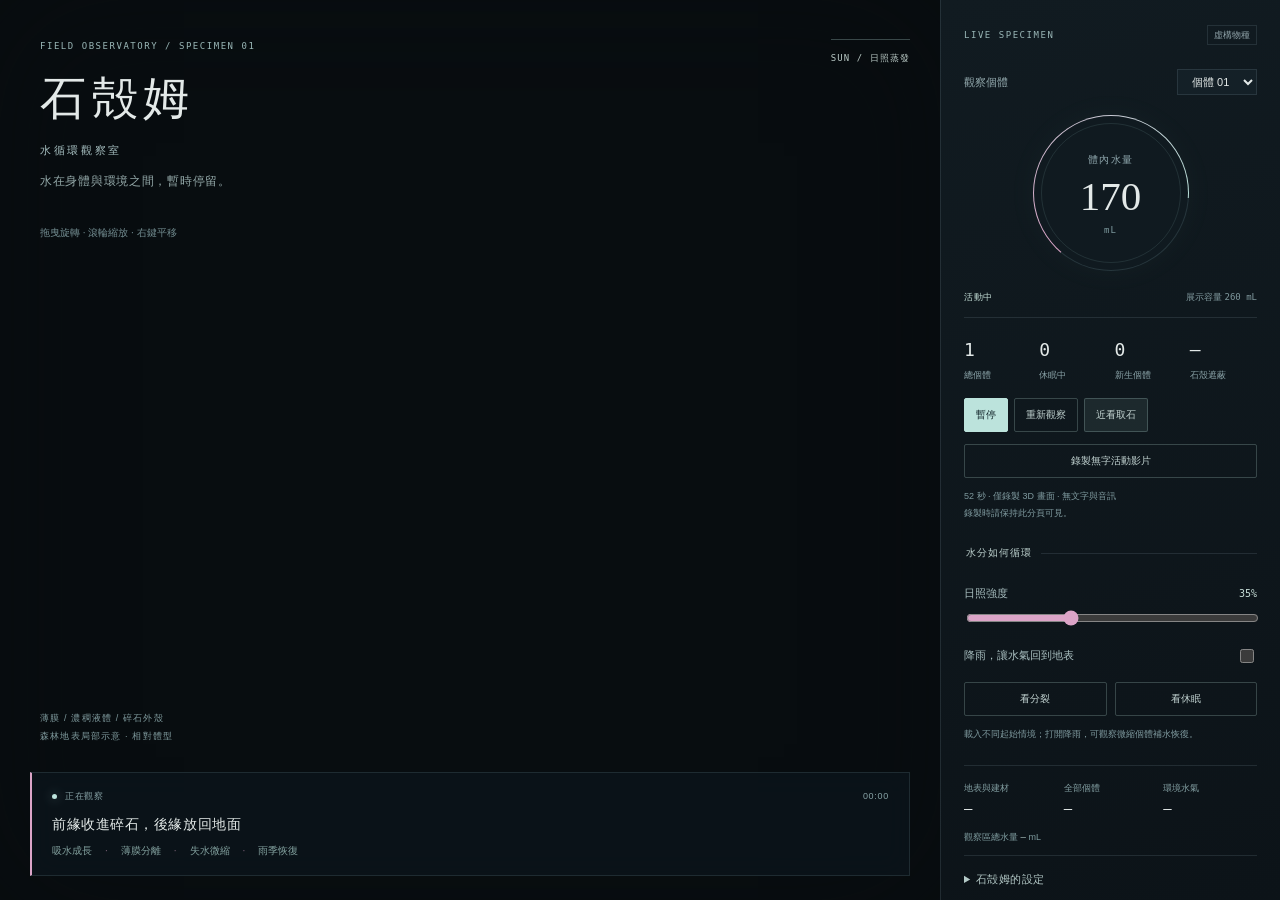
<file: index.html>
<!doctype html>
<html lang="zh-Hant">
<head>
  <meta charset="utf-8">
  <meta name="viewport" content="width=device-width, initial-scale=1">
  <meta http-equiv="refresh" content="0; url=./m3-creature/">
  <title>石殻姆 · 水循環觀察室</title>
</head>
<body>
  <p><a href="./m3-creature/">開啟石殻姆・水循環觀察室</a></p>
</body>
</html>
</file>
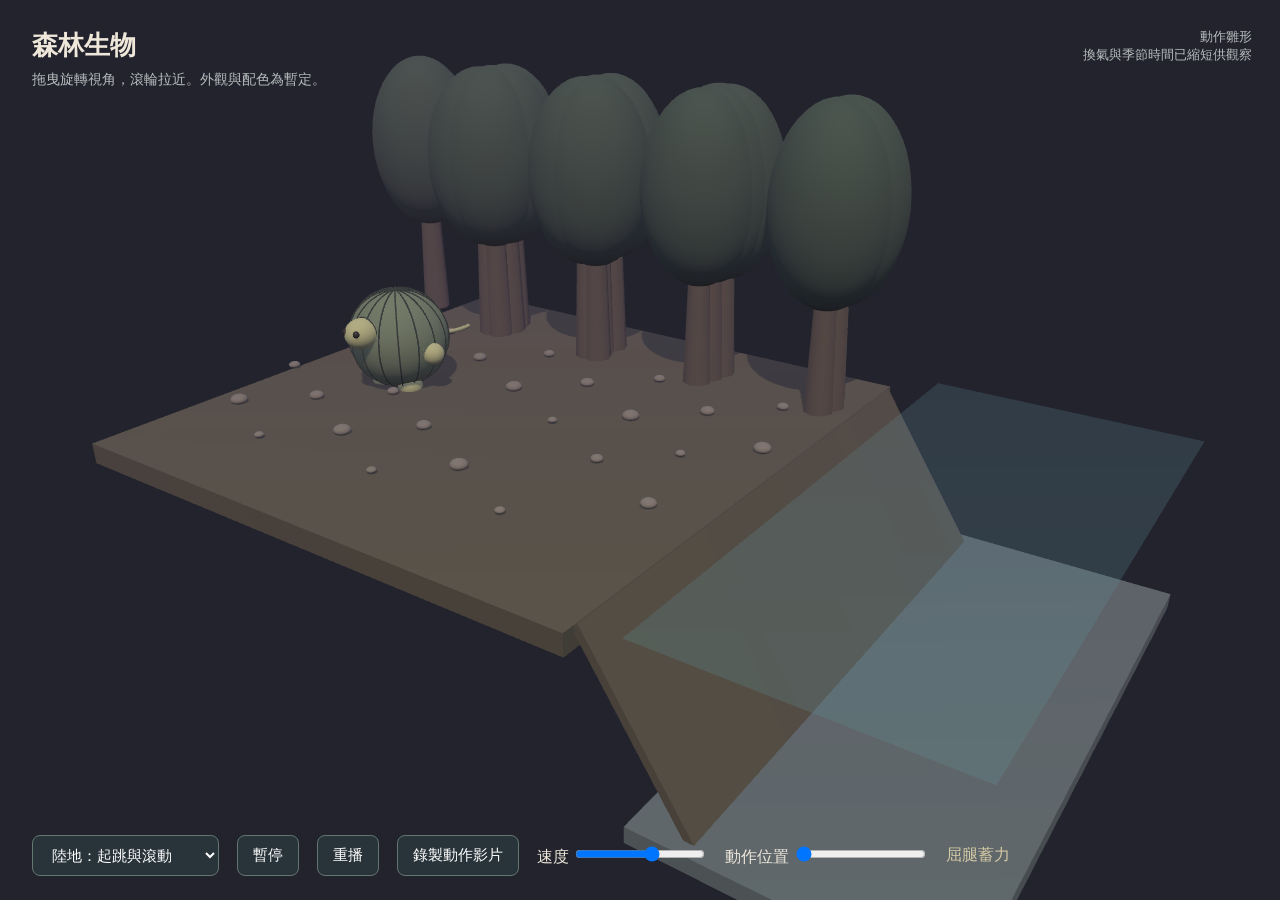
<file: m2-species/index.html>
<!doctype html><html lang="zh-Hant"><meta charset="utf-8"><meta name="viewport" content="width=device-width, initial-scale=1"><title>森林生物 · 3D 動作小實驗</title><style>
*{box-sizing:border-box}body{margin:0;background:#171b21;color:#eee7da;font-family:'PingFang TC',sans-serif}canvas{display:block;width:100%;height:100%}#view{height:100dvh}header{position:absolute;top:28px;left:32px;pointer-events:none}h1{font-size:26px;margin:0 0 8px}header p{color:#b7bdbe;font-size:14px;margin:0}footer{position:absolute;bottom:24px;left:32px;right:32px;display:flex;gap:18px;align-items:center;flex-wrap:wrap}button,select{background:#29343a;color:#fff;border:1px solid #637772;border-radius:8px;padding:10px 15px;font-size:15px}button{cursor:pointer}#phase{color:#d6c9a5}#notice{position:absolute;right:28px;top:28px;color:#b7bdbe;font-size:13px;max-width:260px;text-align:right}#error{position:absolute;top:35%;left:10%;right:10%;color:#ffd3c7}input{width:130px}@media(max-width:650px){header{left:18px;top:18px}#notice{display:none}footer{left:18px;bottom:16px;gap:10px}h1{font-size:20px}}
</style><script type="importmap">{"imports":{"three":"./vendor/three.module.js"}}</script><div id="view"></div><header><h1>森林生物</h1><p>拖曳旋轉視角，滾輪拉近。外觀與配色為暫定。</p></header><div id="notice">動作雛形<br>換氣與季節時間已縮短供觀察</div><div id="error" role="alert"></div><footer><select id="mode" aria-label="動作場景"><option value="land">陸地：起跳與滾動</option><option value="water">水下：蹬跳與換氣</option><option value="season">環境：雨季進出河流</option></select><button id="pause">暫停</button><button id="reset">重播</button><button id="record">錄製動作影片</button><label>速度 <input id="speed" aria-label="播放速度" type="range" min="0.25" max="1.5" step="0.25" value="1"></label><label>動作位置 <input id="timeline" aria-label="動作位置" type="range" min="0" max="99" value="0"></label><span id="phase" aria-live="off">載入中</span></footer><script type="module">import('./sketch.js').catch(e=>{document.querySelector('#error').textContent='3D 無法啟動：'+e.message+'。請使用本機伺服器並確認瀏覽器支援 WebGL 2。';});</script></html>
</file>
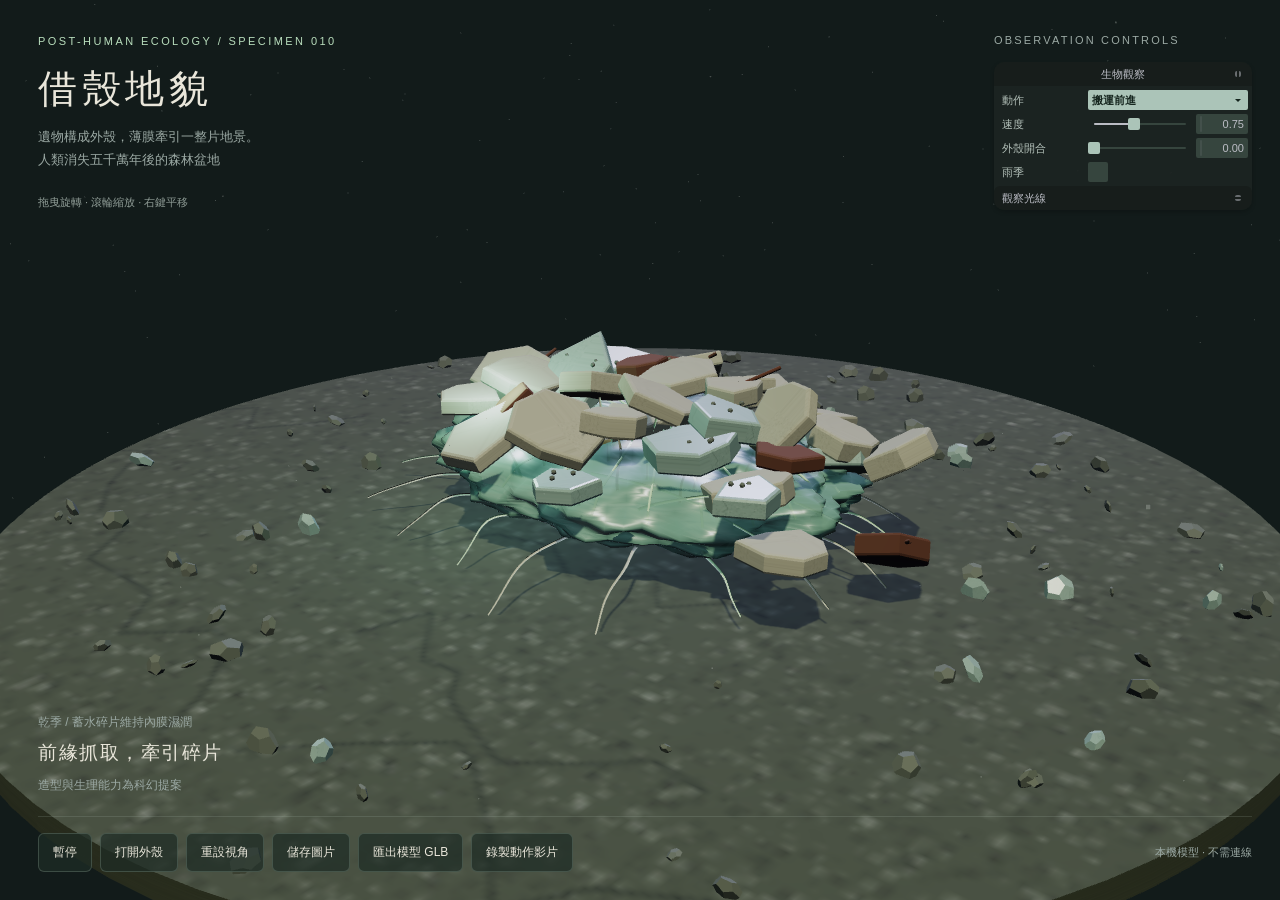
<file: m2-species/shellscape/index.html>
<!doctype html><html lang="zh-Hant"><meta charset="utf-8"><meta name="viewport" content="width=device-width,initial-scale=1"><title>借殼地貌 · 生物觀察室</title><style>
:root{color-scheme:dark;--ink:#e9e6da;--muted:#9ba9a4;--mint:#b8ddbc;--tp-base-background-color:hsla(160,13%,13%,.9);--tp-base-border-radius:10px;--tp-container-background-color:hsla(160,10%,7%,.4);--tp-input-background-color:hsl(155,12%,24%);--tp-button-background-color:hsl(150,18%,72%);--tp-button-foreground-color:#14241d;--tp-label-foreground-color:#b4c1ba;--tp-base-font-family:'PingFang TC',sans-serif;--tp-base-font-size:12px}*{box-sizing:border-box}body{margin:0;background:#101615;color:var(--ink);font-family:'PingFang TC',sans-serif;overflow:hidden}#stage{position:fixed;inset:0}canvas{display:block}header{position:absolute;top:35px;left:38px;pointer-events:none}.eyebrow{font-size:11px;letter-spacing:.22em;color:var(--mint)}h1{font-size:39px;letter-spacing:.12em;font-weight:500;margin:15px 0 9px}header p{font-size:13px;color:var(--muted);line-height:1.8;margin:0}.rail{position:absolute;right:28px;top:34px;width:258px}#pane{margin-top:16px}.rail-title{font-size:11px;letter-spacing:.2em;color:var(--muted)}.caption{position:absolute;left:38px;bottom:106px;pointer-events:none}#action{font-size:19px;letter-spacing:.08em;margin:9px 0}.caption small{font-size:12px;color:var(--muted)}footer{position:absolute;left:38px;right:28px;bottom:28px;border-top:1px solid #b1c3b32a;padding-top:16px;display:flex;justify-content:space-between;align-items:center;gap:16px}.tools{display:flex;gap:8px;flex-wrap:wrap}button{font:inherit;font-size:12px;color:var(--ink);border:1px solid #71857866;border-radius:6px;background:#1e2c26bb;padding:10px 14px;cursor:pointer}button:hover{background:#344a3c}button[aria-pressed=true]{color:#17271e;background:#c2d9b7}#status{font-size:11px;color:var(--muted);text-align:right;max-width:360px}.hint{position:absolute;left:38px;top:195px;font-size:11px;color:#8e9b95}#error{position:absolute;top:40%;left:15%;color:#ffb7a4}a{color:var(--mint)}@media(max-width:750px){header{left:20px;top:22px}h1{font-size:28px}.rail{top:auto;bottom:170px;right:14px;width:220px}.rail-title{display:none}footer{left:20px;right:14px;bottom:16px;display:block}#status{display:none}.caption{left:20px;bottom:116px}.hint{left:20px;top:154px}.tools{max-width:420px}header p{max-width:230px;font-size:11px}}
</style><script type="importmap">{"imports":{"three":"../vendor/three.module.js"}}</script><main id="stage" aria-label="借殼地貌的 3D 觀察畫面"></main><header><div class="eyebrow">POST-HUMAN ECOLOGY / SPECIMEN 010</div><h1>借殼地貌</h1><p>遺物構成外殼，薄膜牽引一整片地景。<br>人類消失五千萬年後的森林盆地</p></header><div class="hint">拖曳旋轉 · 滾輪縮放 · 右鍵平移</div><aside class="rail"><div class="rail-title">OBSERVATION CONTROLS</div><div id="pane"></div></aside><div class="caption"><small id="habitat">乾季 / 蓄水碎片維持內膜濕潤</small><p id="action">正在甦醒</p><small>造型與生理能力為科幻提案</small></div><footer><nav class="tools" aria-label="模型操作"><button id="pause">暫停</button><button id="reveal" aria-pressed="false">打開外殼</button><button id="focus">重設視角</button><button id="capture">儲存圖片</button><button id="export">匯出模型 GLB</button><button id="record">錄製動作影片</button></nav><div id="status" role="status">本機模型 · 不需連線</div></footer><div id="error" role="alert"></div><script type="module">import('./creature.js').catch(e=>{document.querySelector('#error').textContent='無法啟動 3D：'+e.message;console.error(e);});</script></html>
</file>
